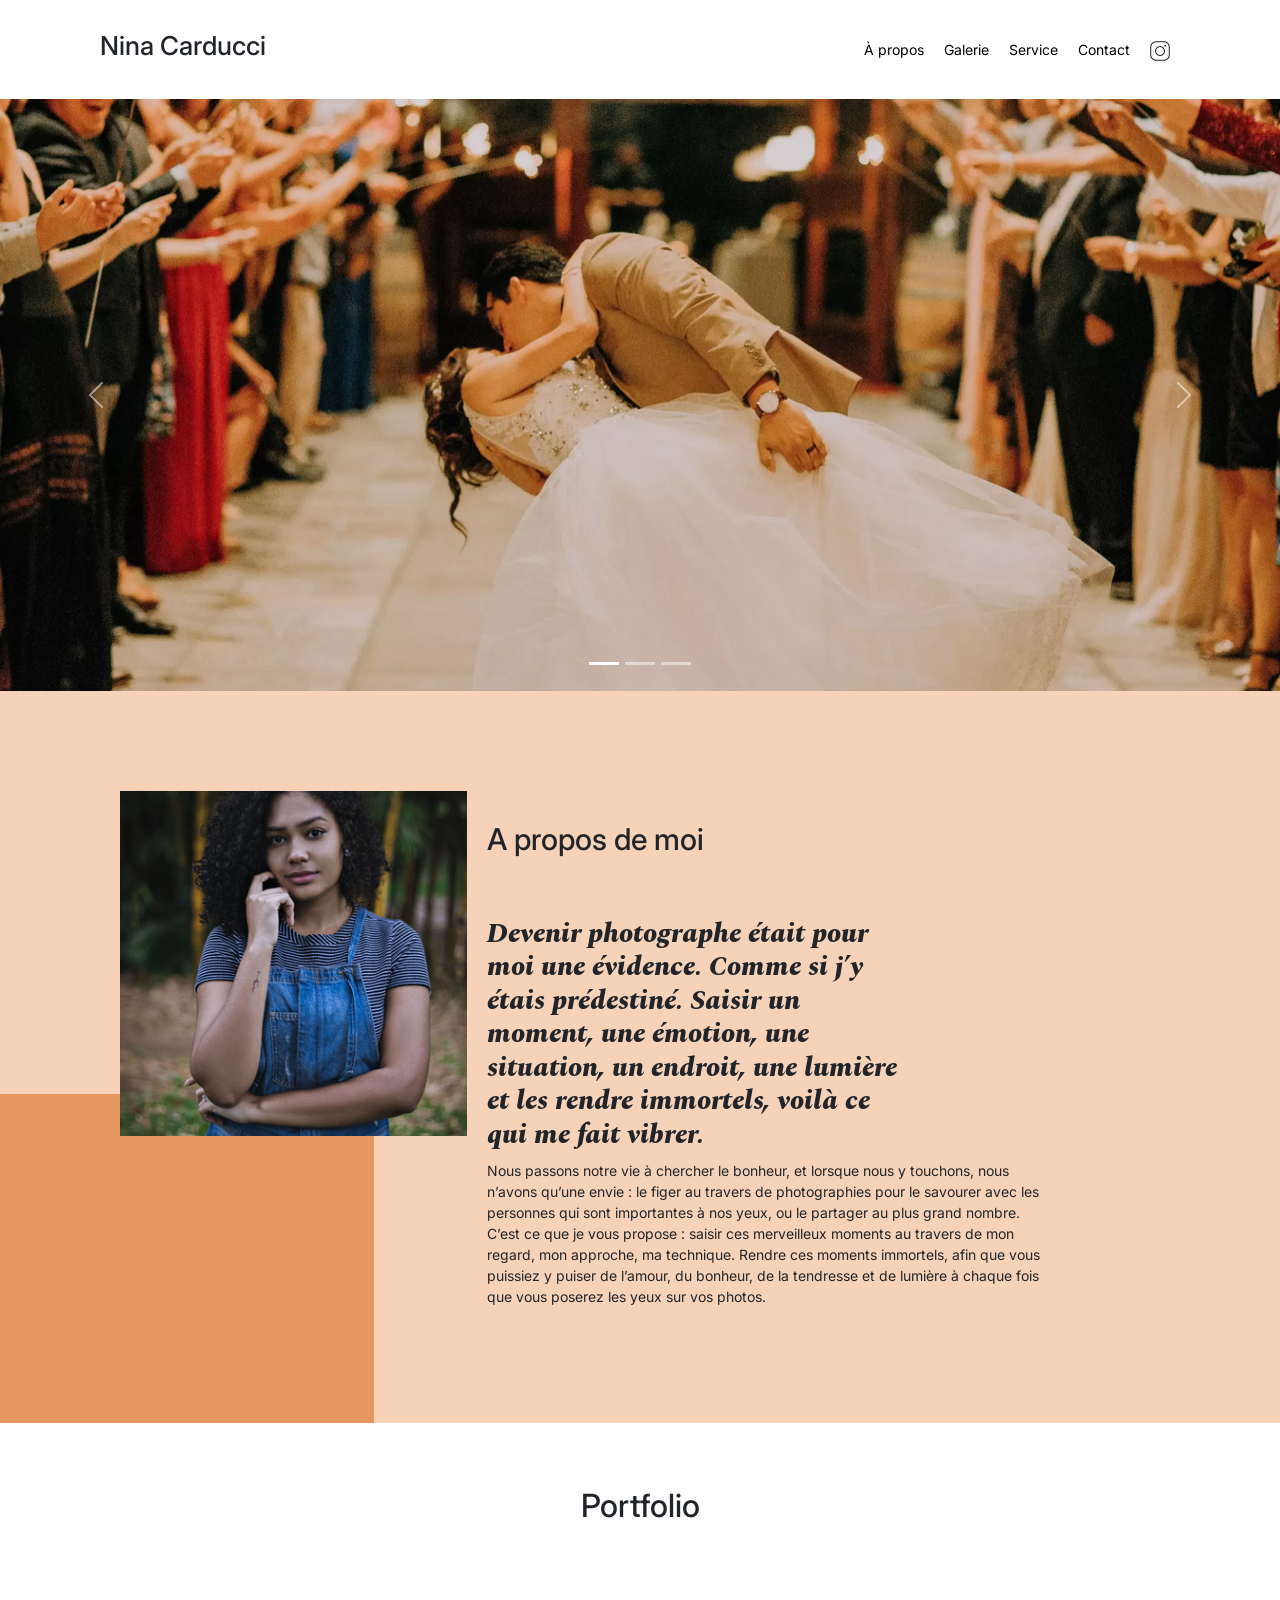
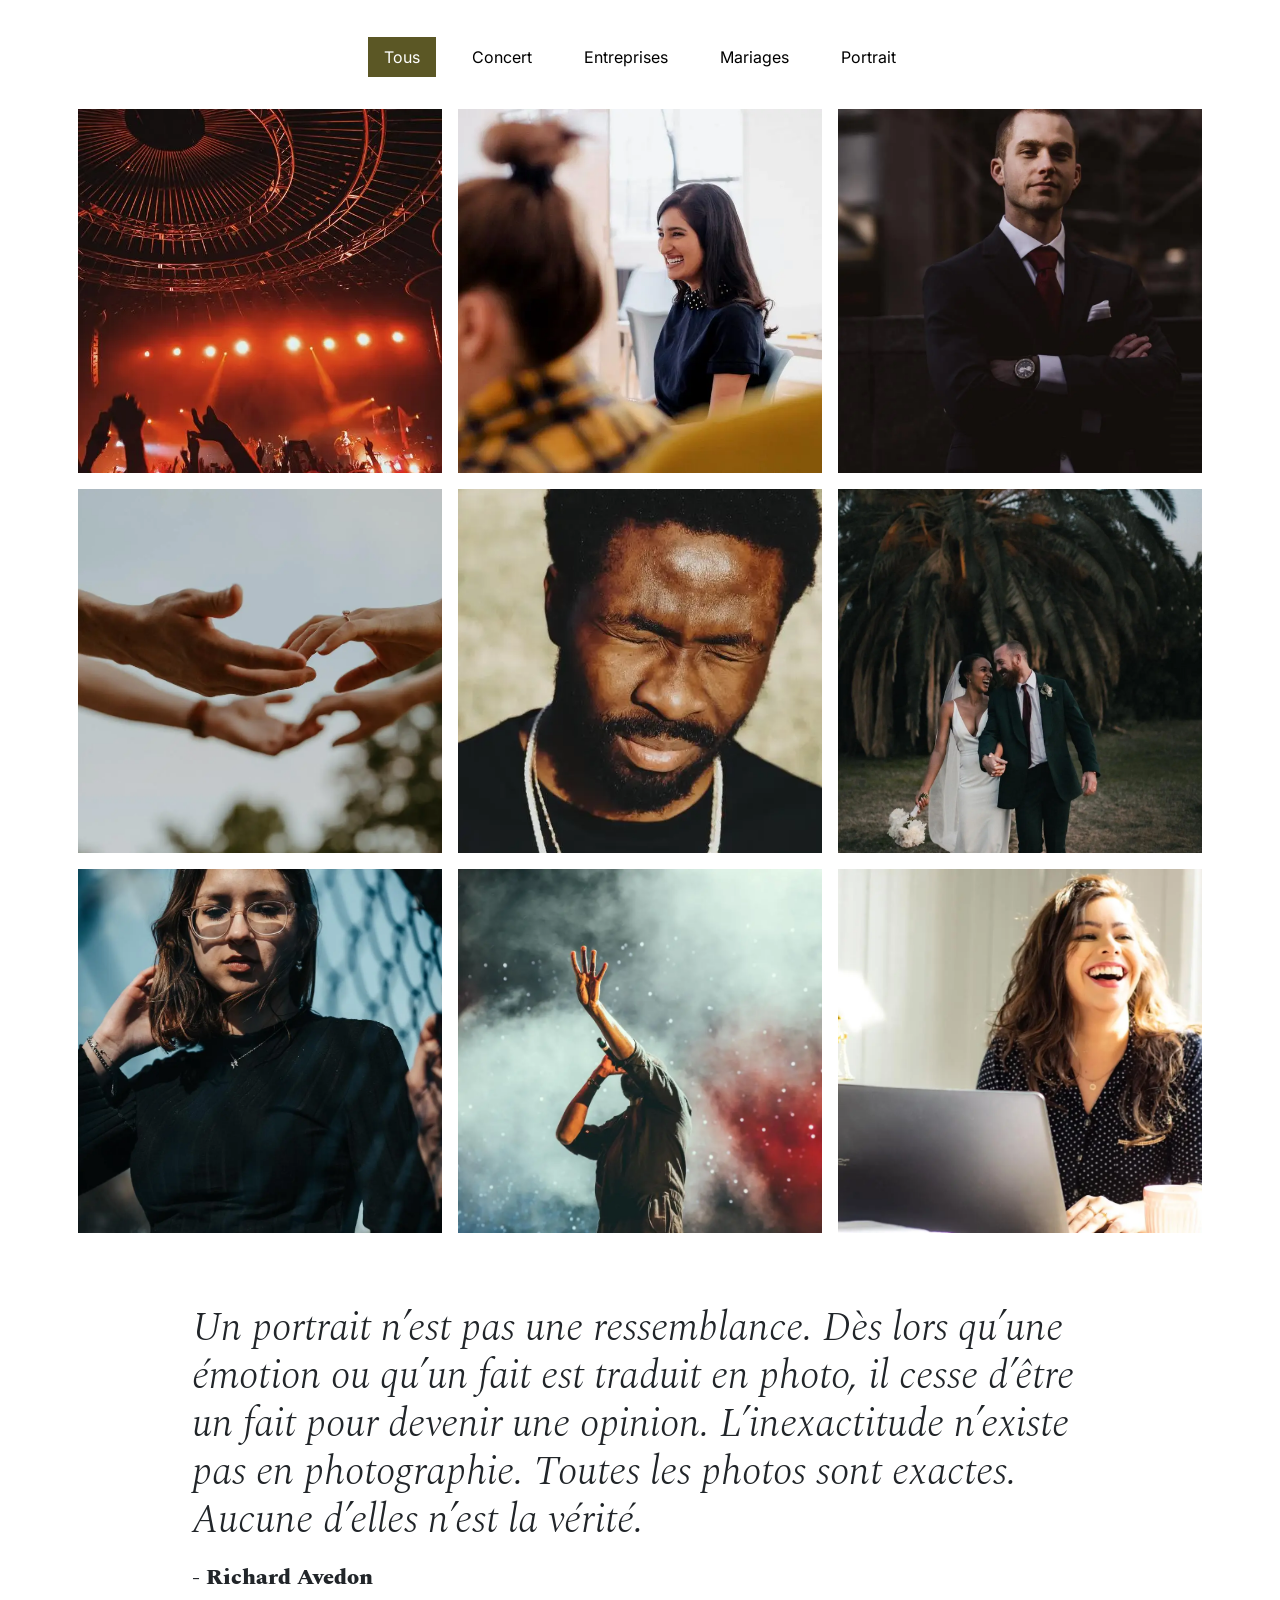
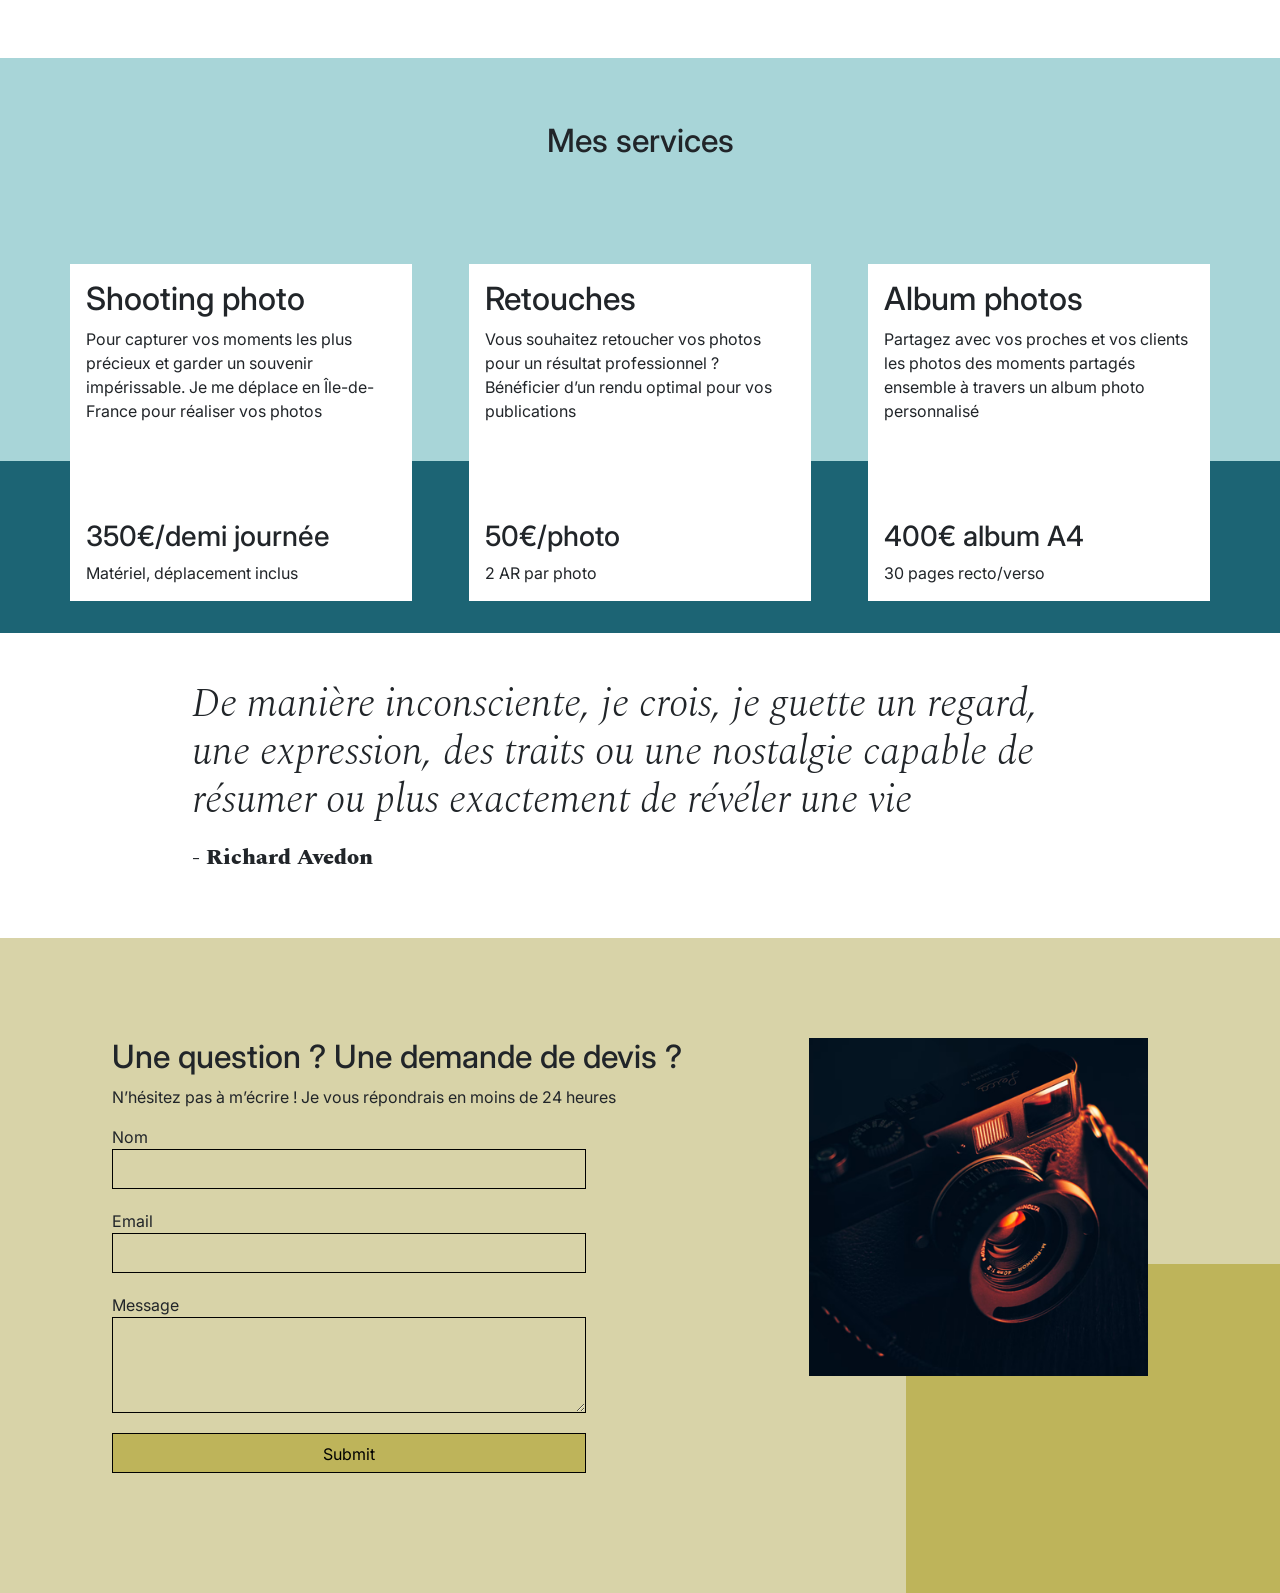
<file: index.html>
<!DOCTYPE html>
<html lang="fr">
<head>
	<meta name="viewport" content="width=device-width, initial-scale=1.0">
	<link rel="stylesheet" href="./assets/bootstrap/bootstrap.min.css">
	<link rel="stylesheet" href="./assets/style.css">
	<link rel="preconnect" href="https://fonts.googleapis.com">
	<link rel="preconnect" href="https://fonts.gstatic.com" crossorigin>
	<link rel="preload" href="/assets/images/slider/edward-cisneros-3_h6-1NPDGw-unsplash.webp" as="image">
	<link rel="preload" href="/assets/images/slider/nicholas-green-nPz8akkUmDI-unsplash.webp" as="image">
	<link rel="preload" href="/assets/images/slider/ryoji-iwata-wUZjnOv7t0g-unsplash.webp" as="image">
	<link href="https://fonts.googleapis.com/css2?family=Inter&family=Spectral:ital,wght@0,400;1,300;1,400;1,800&display=swap" rel="stylesheet">
	<meta charset="UTF-8">
	<script src="./assets/bootstrap/bootstrap.bundle.min.js"></script>
	<script src="https://code.jquery.com/jquery-3.4.1.min.js" integrity="sha256-CSXorXvZcTkaix6Yvo6HppcZGetbYMGWSFlBw8HfCJo=" crossorigin="anonymous"></script>
	<script src="./assets/maugallery.js"></script>
	<script src="./assets/scripts.js"></script>

	<meta property="og:title" content="Nina Carducci - Photographe">
	<meta property="og:description" content="Découvrez le portfolio de Nina Carducci, photographe professionnelle à Bordeaux, spécialisée dans les mariages, portraits et événements d'entreprise.">
	<meta property="og:image" content="https://nina-carducci.github.io/assets/images/portfolio-cover.webp">
	<meta property="og:url" content="https://nina-carducci.github.io/">
	<meta property="og:site_name" content="Nina Carducci Photography">
	<meta property="og:type" content="website">
	<meta property="business:contact_data:street_address" content="68 avenue Alsace-Lorraine">
	<meta property="business:contact_data:locality" content="Bordeaux">
	<meta property="business:contact_data:postal_code" content="33200">
	<meta property="business:contact_data:country_name" content="France">

	<meta name="twitter:card" content="summary_large_image">
	<meta name="twitter:title" content="Nina Carducci - Photographe">
	<meta name="twitter:description" content="Découvrez le portfolio de Nina Carducci, photographe professionnelle à Bordeaux, spécialisée dans les mariages, portraits et événements d'entreprise.">
	<meta name="twitter:image" content="https://nina-carducci.github.io/assets/images/portfolio-cover.webp">
	<meta name="twitter:url" content="https://nina-carducci.github.io/">
	<meta name="twitter:site" content="@NinaCarducci">
	<meta name="twitter:creator" content="@NinaCarducci">

	<link rel="me" href="https://www.instagram.com/ninacarducci.photo/?hl=fr">
	<link rel="me" href="https://www.facebook.com/ninacarducci.photo">
	<link rel="me" href="https://www.linkedin.com/in/nina-carducci">
	<title>Nina Carducci - Photographe</title>
	<script type="application/ld+json">
		{
				"@context": "https://schema.org",
				"@type": "LocalBusiness",
				"name": "Nina Carducci",
				"address": {
						"@type": "PostalAddress",
						"streetAddress": "68 avenue Alsace-Lorraine",
						"addressLocality": "Bordeaux",
						"postalCode": "33200",
						"addressCountry": "FR"
				},
				"openingHoursSpecification": [
						{
								"@type": "OpeningHoursSpecification",
								"dayOfWeek": ["Monday", "Tuesday", "Wednesday", "Thursday", "Friday"],
								"opens": "10:00",
								"closes": "19:00"
						}
				],
				"geo": {
						"@type": "GeoCoordinates",
						"latitude": "44.846690",
						"longitude": "-0.606590"
				},
				"telephone": "+33 5 56 67 78 89",
				"url": "https://nina-carducci.github.io/",
				"priceRange": "$$"
		}
		</script>
	
</head>
<body>
<div class="top-header">
	<h2 class="name">Nina Carducci</h2>
	<div class="nav">   
		<ul>
			<li><a href="#about">À propos</a></li>
			<li><a href="#gallery">Galerie</a></li>
			<li><a href="#services">Service</a></li>
			<li><a href="#contact">Contact</a></li>
			<li><a class="social-link" href="https://www.instagram.com/ninacarducci.photo/?hl=fr" target="_blank"><img src="assets/images/instagram.webp" alt="Logo instagram"></a></li>
		</ul>
	</div>
</div>
<div id="header">

	<div id="carouselExampleIndicators" class="carousel slide" data-bs-ride="carousel">
		<div class="carousel-indicators">
			<button type="button" data-bs-target="#carouselExampleIndicators" data-bs-slide-to="0" class="active" aria-current="true" aria-label="Slide 1"></button>
			<button type="button" data-bs-target="#carouselExampleIndicators" data-bs-slide-to="1" aria-label="Slide 2"></button>
			<button type="button" data-bs-target="#carouselExampleIndicators" data-bs-slide-to="2" aria-label="Slide 3"></button>
		</div>
		<div class="carousel-inner">
			<div class="carousel-item active">
				<img src="./assets/images/slider/ryoji-iwata-wUZjnOv7t0g-unsplash.webp" class="d-block w-100" alt="Photo d'un couple à leur mariage">
			</div>
			<div class="carousel-item">
				<img src="./assets/images/slider/nicholas-green-nPz8akkUmDI-unsplash.webp" class="d-block w-100" alt="Photo d'un homme traversant un passage pieton">
			</div>
			<div class="carousel-item">
				<img src="./assets/images/slider/edward-cisneros-3_h6-1NPDGw-unsplash.webp" class="d-block w-100" alt="Photo de deux hommes au milieu de la foule">
			</div>
		</div>
		<button class="carousel-control-prev" type="button" data-bs-target="#carouselExampleIndicators" data-bs-slide="prev">
			<span class="carousel-control-prev-icon" aria-hidden="true"></span>
			<span class="visually-hidden">Previous</span>
		</button>
		<button class="carousel-control-next" type="button" data-bs-target="#carouselExampleIndicators" data-bs-slide="next">
			<span class="carousel-control-next-icon" aria-hidden="true"></span>
			<span class="visually-hidden">Next</span>
		</button>
	</div>
</div>
<div id="about">
	<div class="picture left">
		<img src="./assets/images/nina.webp" alt="Photo de Nina Carducci">
	</div>
	<div id="about-me">
		<h2 class="about-me__title">A propos de moi</h2>
		<h3 class="about-me__introduction">Devenir photographe était pour moi une évidence. Comme si j’y étais prédestiné. Saisir un moment, une émotion, une situation, un endroit, une lumière et les rendre immortels, voilà ce qui me fait vibrer.</h3>
		<p>Nous passons notre vie à chercher le bonheur, et lorsque nous y touchons, nous n’avons qu’une envie : le figer au travers de photographies pour le savourer avec les personnes qui sont importantes à nos yeux, ou le partager au plus grand nombre.
	  C’est ce que je vous propose : saisir ces merveilleux moments au travers de mon regard, mon approche, ma technique. Rendre ces moments immortels, afin que vous puissiez y puiser de l’amour, du bonheur, de la tendresse et de lumière à chaque fois que vous poserez les yeux sur vos photos.</p>
	</div>
</div>
<div id="gallery">
	<h2 class="title">Portfolio</h2>
	<div class="container py-3">
		<div class="gallery" style="display: none">
			<img data-gallery-tag="Concert" class="gallery-item" src="./assets/images/gallery/concerts/aaron-paul-wnX-fXzB6Cw-unsplash.webp" alt="Photo de la foule dans un concert"/>
			<img data-gallery-tag="Entreprises" class="gallery-item" src="./assets/images/gallery/entreprise/jason-goodman-tHO1_OuKbg0-unsplash.webp" alt="Photo d'une femme souriante"/>
			<img data-gallery-tag="Entreprises" class="gallery-item" src="./assets/images/gallery/entreprise/ali-morshedlou-WMD64tMfc4k-unsplash.webp" alt="Photo d'un homme en costume"/>
			<img data-gallery-tag="Mariages" class="gallery-item" src="./assets/images/gallery/mariage/hannah-busing-RvF2R_qMpRk-unsplash.webp" alt="Photo de mains qui se touchent"/>
			<img data-gallery-tag="Portrait" class="gallery-item" src="./assets/images/gallery/portraits/ade-tunji-rVkhWWZFAtQ-unsplash.webp" alt="Photo d'un homme fermant les yeux"/>
			<img data-gallery-tag="Mariages" class="gallery-item" src="./assets/images/gallery/mariage/jakob-owens-SiniLJkXhMc-unsplash.webp" alt="Photo d'un couple a son mariage"/>
			<img data-gallery-tag="Portrait" class="gallery-item" src="./assets/images/gallery/portraits/nino-van-prattenburg-443cl1uR_8-unsplash.webp" alt="Photo d'une femme derriere un grillage"/>
			<img data-gallery-tag="Concert" class="gallery-item" src="./assets/images/gallery/concerts/austin-neill-hgO1wFPXl3I-unsplash.webp" alt="Photo d'un artiste sur scene pendant un concert"/>
			<img data-gallery-tag="Entreprises" class="gallery-item" src="./assets/images/gallery/entreprise/mateus-campos-felipe-Fsgzm8N0hIY-unsplash.webp" alt="Photo d'une femme en train de rire"/>
		</div>
	</div>
	<div class="quote">
		<figure>
			<blockquote>
				<h1 class="quote__text">Un portrait n’est pas une ressemblance. Dès lors qu’une émotion ou qu’un fait est traduit en photo, il cesse d’être un fait pour devenir une opinion. L’inexactitude n’existe pas en photographie. Toutes les photos sont exactes. Aucune d’elles n’est la vérité.</h1>
			</blockquote>
			<figcaption class="quote__author">- Richard Avedon</figcaption>
		</figure>
	</div>
</div>
<div id="services">
	<h2 class="title">Mes services</h2>
	<div class="container">
		<div class="service">
			<div class="service__description">
				<h2>Shooting photo</h2>
				<p>Pour capturer vos moments les plus précieux et garder un souvenir impérissable. Je me déplace en Île-de-France pour réaliser vos photos</p>
			</div>
			<div class="service__price">
				<h3>350€/demi journée</h3>
				<span>Matériel, déplacement inclus</span>
			</div>

		</div>
		<div class="service">
			<div class="service__description">
				<h2>Retouches</h2>
				<p>Vous souhaitez retoucher vos photos pour un résultat professionnel ? Bénéficier d’un rendu optimal pour vos publications</p>
			</div>
			<div class="service__price">
				<h3>50€/photo</h3>
				<span>2 AR par photo</span>
			</div>
		</div>
		<div class="service">
			<div class="service__description">
				<h2>Album photos</h2>
				<p>Partagez avec vos proches et vos clients les photos des moments partagés ensemble à travers un album photo personnalisé</p>
			</div>
			<div class="service__price">
				<h3>400€ album A4</h3>
				<span>30 pages recto/verso</span>
			</div>
		</div>
	</div>
</div>
<div class="quote">
	<figure>
		<blockquote>
			<h1 class="quote__text">De manière inconsciente, je crois, je guette un regard, une expression, des traits ou une nostalgie capable de résumer ou plus exactement de révéler une vie</h1>
		</blockquote>
		<figcaption class="quote__author">- Richard Avedon</figcaption>
	</figure>
</div>
<div id="contact">
	<div class="container">
		<div class="form-container">
			<h2>Une question ? Une demande de devis ?</h2>
			<p> N’hésitez pas à m’écrire ! Je vous répondrais en moins de 24 heures</p>
			<form action="" method="post">
				<label for="nom">Nom</label>
				<input type="text" name="nom" id="nom">
				<label for="email">Email</label>
				<input type="email" name="email" id="email">
			  <label for="message">Message</label>
				<textarea name="message" id="message" cols="30" rows="10"></textarea>
				<input type="submit" aria-label="Envoyer"/>
			</form>
		</div>
		<div class="picture right">
			<img src="./assets/images/camera.webp" alt="Photo d'une camera">
		</div>
	</div>
</div>
</body>
</html>
</file>
<file: assets/style.css>
body {
	max-width: 1920px;
	margin: auto;
}
* {
	font-family: 'Inter';
	font-style: normal;
}

.top-header {
	background-color: white;
	position: sticky;
	top:0;
	z-index: 1000;
	display: flex;
	justify-content: space-between;
	padding-inline: 100px;
	padding-block: 30px;
	align-items: center;
}

.modal-dialog{
	width : 456px
}
.top-header .name {
	font-size: 26px;
}

.nav ul {
	display: flex;
	list-style-type: none;
	font-size: 14px;
	margin-bottom: 0;
}

.nav li {
	padding-inline: 10px;
}

.nav a {
	text-decoration: none;
	color: #000
}

.social-link img {
	width: 20px;
}

#about {
	display: flex;
	background-color: #F6D2B8;
	padding-inline: 100px;
	padding-block: 100px;
	position: relative;
}

.picture.left::before {
	content: ' ';
	background-color: #E5975F;
	width: 374px;
	height: 329px;
	position: absolute;
	bottom: 0;
	left: 0;
	z-index: -1;
}

.picture {
	flex: 1;
	margin: 0 20px;
	z-index: 0;
}

.picture img {
	width: 100%;

}
#about-me {
	flex: 2
}
.about-me__title {
	margin-top: 1em;
	margin-bottom: 60px;
	font-size: 30px;
}
.about-me__introduction {
	font-family: 'Spectral';
	font-weight: 800;
	font-style: italic;
	width: 60%;
}
#about-me p {
	width: 80%;
	font-size: 14px;
}

#gallery {
		min-height: 100vh;
}
.title{
	text-align: center;
	padding-block: 2em;
}
.gallery .nav {
	justify-content: center;
}
.nav-pills .nav-link.active, .nav-pills .show > .nav-link {
	color: #fff;
	background-color: #5B5725; 
	border-radius:0 ;
}
.nav-pills .nav-link {
	color: #000
}
.item-column {
	position: relative;
	margin-bottom: 0 !important;
	padding: 0;
}
.item-column::after{
	content: "";
	display: block;
	padding-bottom: 100%;

}
.gallery-item {
	position: absolute;
	width: 100%;
	height: 100%;
	object-fit: cover;
	padding: .5em;
}
.mg-prev, .mg-next {
	width: 30px;
	height: 30px;
	border-radius: 00%;
	justify-content: center;
	align-items: center;
	display: flex;
	font-size: 24px;
}

.quote {
	font-family: 'Spectral';
	font-style: italic;
	width: 70%;
	margin: auto;
	padding-block: 3em;
}
.quote__text {
	font-family: Spectral;
	font-style: italic;
	font-weight: 300;

}
.quote__author {
	font-family: Spectral;
	font-weight: 800;
	font-size: 22px;
}

#services {
	margin: auto;
	background-color: #A8D5D8 ;
	position: relative;
}
#services .container::before{
	content: ' ';
	background-color: #1C6474;
	position: absolute;
	width: 100%;
	height: 30%;
	bottom: 0;
	left: 0;
	z-index: 0;
}

#services .container {
	justify-content: space-between;
	display: flex;
	padding : 2em 0;

}

.service {
	background-color: white;
	max-width: 390px;
	width: 30%;
	height: 337px;
	padding: 1em;
	display: flex;
	flex-direction: column;
	justify-content: space-between;
	z-index: 1;
}

#contact {
	margin: auto;
	background-color: #D8D3A8 ;
	position: relative;
	padding-inline: 100px;
	padding-block: 100px;
}

#contact .container {
	display: flex;
}
.picture.right::before {
	content: ' ';
	background-color: #BEB45A;
	width: 374px;
	height: 329px;
	position: absolute;
	bottom: 0;
	right: 0;
	z-index: -1;
}
.form-container {
	flex : 2;

}
form {
	display: flex;
	flex-direction: column;
	width: 70%;
	align-items: flex-start;
}

form input {
	width: 100%;
	background-color: transparent;
	border: solid 1px;
	height: 2.5em;
	margin-bottom: 20px;
}

form textarea {
	width: 100%;
	background-color: transparent;
	border: solid 1px;
	height: 5em;
	line-height: 2.5em;
	font-size: 1.2em;
	margin-bottom: 20px;
}
input[type="submit"] {
	background-color: #BEB45A;
	padding: .5em 1em
}

.visually-hidden{
	display : none;
}

@media all and (max-width: 1180px) {
	.picture {
		flex : 2;
	}
	#about, #contact .container {
		align-items: center;
	}
	.about-me__title {
		margin-top: 0;
		margin-bottom: 1em;
	}
	#about-me h6, #about-me p {
		width: 100%;
	}
}

@media all and (max-width: 1000px) {
	#about{
		flex-direction: column;

	}
	.picture {
		width: 50%;
	}
	.picture.left::before {
		width: 100%;
		height: 30%;
		position: absolute;
		bottom: auto;
		top: 0;
		left: 0;
		z-index: -1;
	}
	.about-me__title{
		text-align: center;
		margin-top: 1em;
	}
	#services .container {
		flex-direction: column;
	}
	.service {
		width: 100%;
		max-width: 100%;
		height: auto;
		margin: 2em 0
	}
	.service__description{
		margin-bottom: 1em;
	}

	#services .container::before{
		width: 30%;
		height: 100%;
		bottom: 0;
		right: 0;
		left: auto;
		z-index: 0;
	}

	#contact .container {
		flex-direction: column;
	}
	#contact .picture.right {
		margin-top: 1em;
	}
	.picture.right::before {
		width: 100%;
		height: 30%;
		position: absolute;
		bottom: 0;
		right: 0;
		z-index: -1;
	}
}



@media all and (max-width: 650px) {
	.top-header {
		flex-direction: column;
		padding-inline: 0;
	}
	.top-header .nav, .top-header .nav ul {
		width: 100%;
		padding: 0 0 0 0;
	}
	.top-header .nav li {
		flex: 1;
		padding-block: 1em;
		text-align: center;
	}
	.picture.left::before, .picture.right::before {
		height: 150px;
	}
	#services .container {
		align-items: center;
	}
	.service {
		max-width: 90%;
	}
	#about, #contact {
		padding-inline: 2em;
		padding-block: 2em;
	}
	form {
		width: 100%;
	}
	.picture {
		width: 80%;
	}
	.active-tag{
		background-color: #BEB45A;
	}
}
</file>
